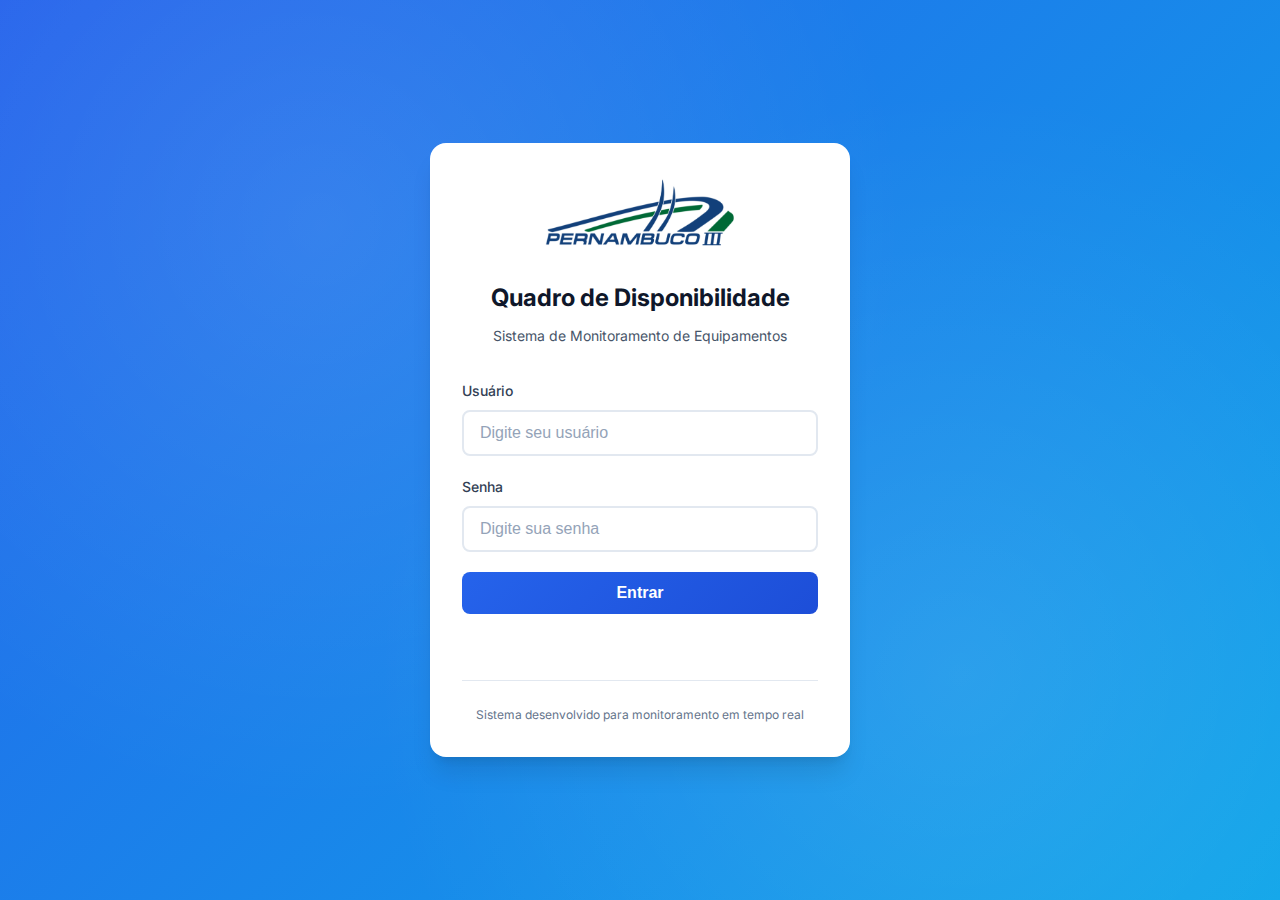
<file: index.html>
<!DOCTYPE html>
<html lang="pt-BR">
<head>
  <meta charset="UTF-8">
  <meta name="viewport" content="width=device-width, initial-scale=1">
  <title>Acesso - Quadro de Disponibilidade</title>
  <link rel="stylesheet" href="style.css">
  <link rel="preconnect" href="https://fonts.googleapis.com">
  <link rel="preconnect" href="https://fonts.gstatic.com" crossorigin>
  <link href="https://fonts.googleapis.com/css2?family=Inter:wght@300;400;500;600;700&display=swap" rel="stylesheet">
  <link rel="icon" type="image/png" href="favicon.png">
</head>
<body>
  <div class="login-container">
    <div class="login-card">
      <div class="logo-section">
        <img src="logomarca.png" alt="Logo Pernambuco III" class="logo">
        <h1 class="system-title">Quadro de Disponibilidade</h1>
        <p class="system-subtitle">Sistema de Monitoramento de Equipamentos</p>
      </div>
      
      <form class="login-form" id="loginForm">
        <div class="input-group">
          <label for="login" class="input-label">Usuário</label>
          <input type="text" id="login" class="input-field" placeholder="Digite seu usuário" required>
        </div>
        
        <div class="input-group">
          <label for="senha" class="input-label">Senha</label>
          <input type="password" id="senha" class="input-field" placeholder="Digite sua senha" required>
        </div>
        
        <button type="submit" class="login-button">
          <span class="button-text">Entrar</span>
          <div class="button-loader" style="display: none;"></div>
        </button>
        
        <div id="mensagem" class="error-message"></div>
      </form>
      
      <div class="login-footer">
        <p>Sistema desenvolvido para monitoramento em tempo real</p>
      </div>
    </div>
    
    <div class="background-pattern"></div>
  </div>

  <script>
    document.getElementById('loginForm').addEventListener('submit', function(e) {
      e.preventDefault();
      entrar();
    });

    function entrar() {
      const login = document.getElementById("login").value.toLowerCase().trim();
      const senha = document.getElementById("senha").value;
      const mensagem = document.getElementById("mensagem");
      const button = document.querySelector('.login-button');
      const buttonText = document.querySelector('.button-text');
      const buttonLoader = document.querySelector('.button-loader');
      
      // Limpar mensagem anterior
      mensagem.textContent = "";
      mensagem.className = "error-message";
      
      // Mostrar loading
      buttonText.style.display = 'none';
      buttonLoader.style.display = 'block';
      button.disabled = true;
      
      // Simular delay de autenticação
      setTimeout(() => {
        if (senha === "p3rnambuco3") {
          mensagem.textContent = "Login realizado com sucesso!";
          mensagem.className = "success-message";
          setTimeout(() => {
            window.location.href = "status.html";
          }, 1000);
        } else {
          mensagem.textContent = "Usuário ou senha inválidos.";
          mensagem.className = "error-message show";
          
          // Restaurar botão
          buttonText.style.display = 'block';
          buttonLoader.style.display = 'none';
          button.disabled = false;
        }
      }, 1500);
    }
  </script>
</body>
</html>
</file>
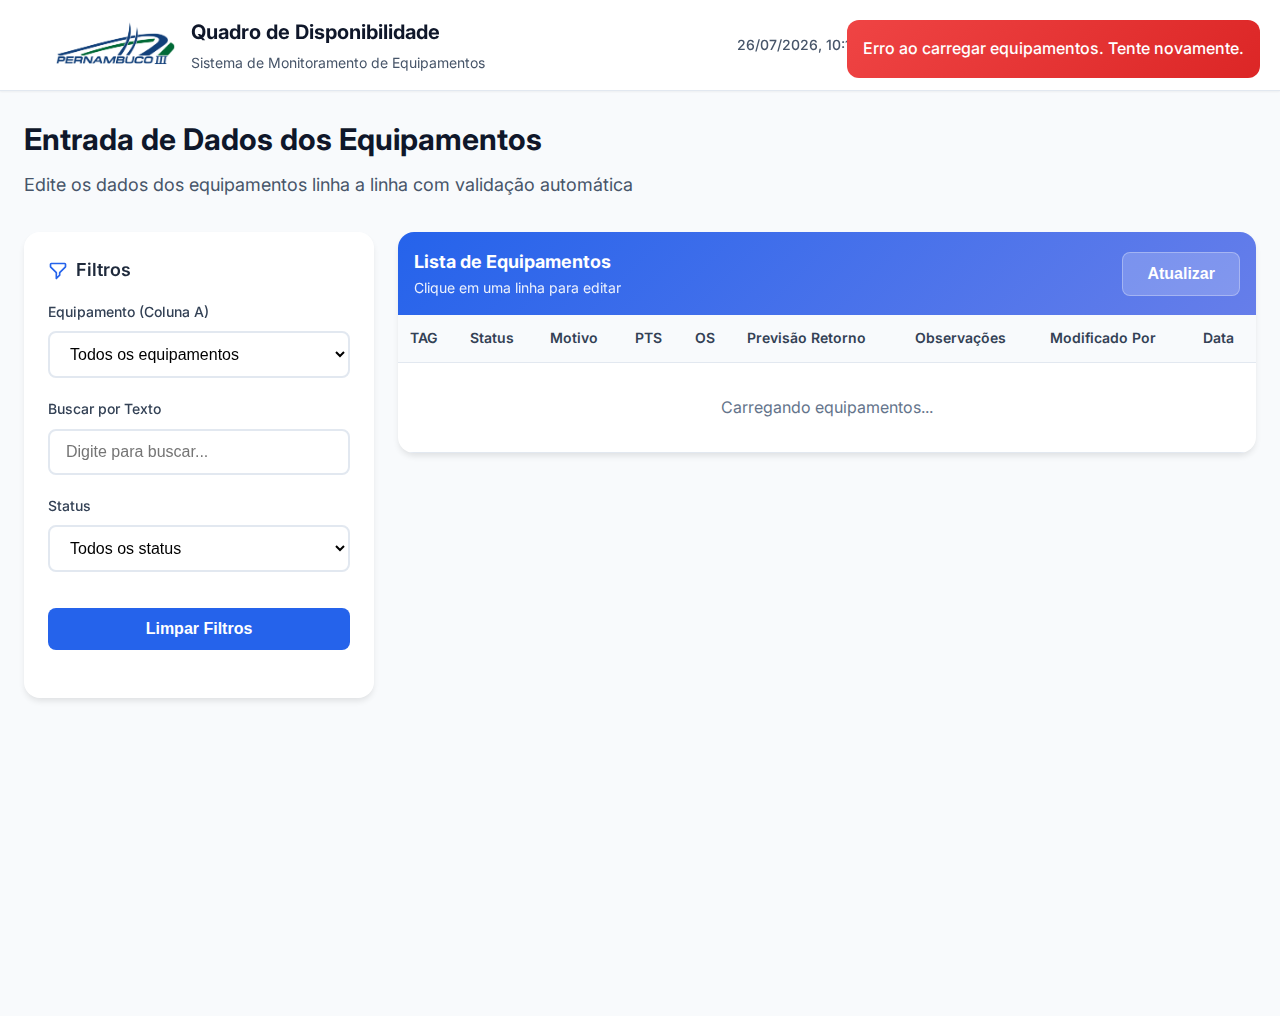
<file: entrada.html>
<!DOCTYPE html>
<html lang="pt-BR">
<head>
  <meta charset="UTF-8" />
  <meta name="viewport" content="width=device-width, initial-scale=1.0"/>
  <title>Entrada de Dados - Pernambuco III</title>
  <link rel="stylesheet" href="style.css">
  <link rel="preconnect" href="https://fonts.googleapis.com">
  <link rel="preconnect" href="https://fonts.gstatic.com" crossorigin>
  <link href="https://fonts.googleapis.com/css2?family=Inter:wght@300;400;500;600;700&display=swap" rel="stylesheet">
  <link rel="icon" type="image/png" href="favicon.png">
  <style>
    .entrada-container {
      max-width: 1400px;
      margin: 0 auto;
      padding: var(--spacing-6);
    }
    
    .entrada-grid {
      display: grid;
      grid-template-columns: 350px 1fr;
      gap: var(--spacing-6);
      height: calc(100vh - 140px);
    }
    
    .filtro-panel {
      background: white;
      border-radius: 16px;
      padding: var(--spacing-6);
      box-shadow: 0 4px 6px -1px rgba(0, 0, 0, 0.1);
      height: fit-content;
      position: sticky;
      top: var(--spacing-6);
    }
    
    .equipamentos-table-container {
      background: white;
      border-radius: 16px;
      box-shadow: 0 4px 6px -1px rgba(0, 0, 0, 0.1);
      overflow: hidden;
      height: fit-content;
    }
    
    .table-header {
      background: linear-gradient(135deg, var(--primary-color) 0%, #667eea 100%);
      color: white;
      padding: var(--spacing-4);
      display: flex;
      align-items: center;
      justify-content: space-between;
    }
    
    .equipamentos-table {
      width: 100%;
      border-collapse: collapse;
    }
    
    .equipamentos-table th,
    .equipamentos-table td {
      padding: var(--spacing-3);
      text-align: left;
      border-bottom: 1px solid var(--gray-200);
    }
    
    .equipamentos-table th {
      background: var(--gray-50);
      font-weight: 600;
      color: var(--gray-700);
      font-size: var(--font-size-sm);
    }
    
    .equipamentos-table tr:hover {
      background: var(--gray-50);
      cursor: pointer;
    }
    
    .equipamentos-table tr.selected {
      background: var(--primary-light);
      border-left: 4px solid var(--primary-color);
    }
    
    .status-badge {
      display: inline-flex;
      align-items: center;
      gap: var(--spacing-1);
      padding: var(--spacing-1) var(--spacing-2);
      border-radius: 6px;
      font-size: var(--font-size-xs);
      font-weight: 500;
    }
    
    .status-badge.ope {
      background: rgba(16, 185, 129, 0.1);
      color: #059669;
    }
    
    .status-badge.stby {
      background: rgba(245, 158, 11, 0.1);
      color: #d97706;
    }
    
    .status-badge.mnt {
      background: rgba(239, 68, 68, 0.1);
      color: #dc2626;
    }
    
    .status-indicator {
      width: 8px;
      height: 8px;
      border-radius: 50%;
    }
    
    .status-indicator.ope {
      background: #10b981;
      box-shadow: 0 0 6px rgba(16, 185, 129, 0.6);
    }
    
    .status-indicator.stby {
      background: #f59e0b;
      box-shadow: 0 0 6px rgba(245, 158, 11, 0.6);
    }
    
    .status-indicator.mnt {
      background: #ef4444;
      box-shadow: 0 0 6px rgba(239, 68, 68, 0.6);
    }
    
    .form-section {
      margin-bottom: var(--spacing-6);
    }
    
    .form-section-title {
      font-size: var(--font-size-lg);
      font-weight: 600;
      color: var(--gray-800);
      margin-bottom: var(--spacing-4);
      display: flex;
      align-items: center;
      gap: var(--spacing-2);
    }
    
    .form-section-icon {
      width: 20px;
      height: 20px;
      color: var(--primary-color);
    }
    
    .conditional-fields {
      background: var(--gray-50);
      border-radius: 12px;
      padding: var(--spacing-4);
      margin-top: var(--spacing-4);
      border-left: 4px solid var(--primary-color);
    }
    
    .conditional-fields.hidden {
      display: none;
    }
    
    .save-button {
      background: linear-gradient(135deg, var(--success-color) 0%, #059669 100%);
      color: white;
      border: none;
      padding: var(--spacing-3) var(--spacing-6);
      border-radius: 12px;
      font-weight: 600;
      cursor: pointer;
      transition: all 0.3s ease;
      display: flex;
      align-items: center;
      gap: var(--spacing-2);
      width: 100%;
      justify-content: center;
    }
    
    .save-button:hover {
      transform: translateY(-2px);
      box-shadow: 0 8px 25px rgba(16, 185, 129, 0.3);
    }
    
    .save-button:disabled {
      opacity: 0.6;
      cursor: not-allowed;
      transform: none;
    }
    
    .floating-message {
      position: fixed;
      top: 20px;
      right: 20px;
      padding: var(--spacing-4);
      border-radius: 12px;
      color: white;
      font-weight: 500;
      z-index: 1000;
      transform: translateX(400px);
      transition: transform 0.3s ease;
    }
    
    .floating-message.show {
      transform: translateX(0);
    }
    
    .floating-message.success {
      background: linear-gradient(135deg, var(--success-color) 0%, #059669 100%);
    }
    
    .floating-message.error {
      background: linear-gradient(135deg, var(--error-color) 0%, #dc2626 100%);
    }
    
    @media (max-width: 1024px) {
      .entrada-grid {
        grid-template-columns: 1fr;
        gap: var(--spacing-4);
      }
      
      .filtro-panel {
        position: static;
      }
    }
  </style>
</head>
<body>
  <header class="main-header">
    <div class="header-content">
      <div class="header-left">
        <img src="logomarca.png" alt="Logo Pernambuco III" class="header-logo">
        <div>
          <div class="header-title">Quadro de Disponibilidade</div>
          <div class="header-subtitle">Sistema de Monitoramento de Equipamentos</div>
        </div>
      </div>
      <div class="header-right">
        <div class="header-time" id="relogio"></div>
        <nav class="header-nav">
          <a href="status.html" class="nav-button">Ver Status</a>
          <a href="entrada.html" class="nav-button primary">Entrada de Dados</a>
          <a href="index.html" class="nav-button danger">Sair</a>
        </nav>
      </div>
    </div>
  </header>

  <div class="entrada-container">
    <div class="page-title">Entrada de Dados dos Equipamentos</div>
    <div class="page-description">Edite os dados dos equipamentos linha a linha com validação automática</div>
    
    <div class="entrada-grid">
      <!-- Painel de Filtros e Formulário -->
      <div class="filtro-panel">
        <div class="form-section">
          <div class="form-section-title">
            <svg class="form-section-icon" fill="none" stroke="currentColor" viewBox="0 0 24 24">
              <path stroke-linecap="round" stroke-linejoin="round" stroke-width="2" d="M3 4a1 1 0 011-1h16a1 1 0 011 1v2.586a1 1 0 01-.293.707l-6.414 6.414a1 1 0 00-.293.707V17l-4 4v-6.586a1 1 0 00-.293-.707L3.293 7.293A1 1 0 013 6.586V4z"></path>
            </svg>
            Filtros
          </div>
          
          <div class="form-group">
            <label class="form-label" for="filtro-equipamento">Equipamento (Coluna A)</label>
            <select id="filtro-equipamento" class="form-select">
              <option value="">Todos os equipamentos</option>
            </select>
          </div>
          
          <div class="form-group">
            <label class="form-label" for="filtro-busca-texto">Buscar por Texto</label>
            <input type="text" id="filtro-busca-texto" class="form-input" placeholder="Digite para buscar...">
          </div>
          
          <div class="form-group">
            <label class="form-label" for="filtro-status-busca">Status</label>
            <select id="filtro-status-busca" class="form-select">
              <option value="">Todos os status</option>
              <option value="OPE">🟢 Em Operação</option>
              <option value="ST-BY">🟡 Stand-by</option>
              <option value="MNT">🔴 Em Manutenção</option>
            </select>
          </div>
          
          <button onclick="limparFiltros()" class="form-button" style="width: 100%; margin-top: var(--spacing-4);">
            Limpar Filtros
          </button>
        </div>

        <!-- Formulário de Edição -->
        <div id="form-edicao" class="form-section" style="display: none;">
          <div class="form-section-title">
            <svg class="form-section-icon" fill="none" stroke="currentColor" viewBox="0 0 24 24">
              <path stroke-linecap="round" stroke-linejoin="round" stroke-width="2" d="M11 5H6a2 2 0 00-2 2v11a2 2 0 002 2h11a2 2 0 002-2v-5m-1.414-9.414a2 2 0 112.828 2.828L11.828 15H9v-2.828l8.586-8.586z"></path>
            </svg>
            Editar Equipamento
          </div>
          
          <div class="form-group">
            <label class="form-label">Equipamento Selecionado</label>
            <input type="text" id="equipamento-selecionado" class="form-input" readonly>
          </div>
          
          <div class="form-group">
            <label class="form-label" for="status-edicao">Status (Coluna B)</label>
            <select id="status-edicao" class="form-select" onchange="atualizarCamposCondicionais()">
              <option value="">Selecione o status</option>
              <option value="ST-BY">ST-BY (Stand-by)</option>
              <option value="MNT">MNT (Manutenção)</option>
              <option value="OPE">OPE (Operação)</option>
            </select>
          </div>

          <!-- Campos condicionais para ST-BY -->
          <div id="campos-stby" class="conditional-fields hidden">
            <div class="form-group">
              <label class="form-label" for="motivo-stby">Motivo (Coluna C)</label>
              <select id="motivo-stby" class="form-select">
                <option value="">Selecione o motivo</option>
                <option value="Conveniência operacional">Conveniência operacional</option>
                <option value="Conveniência do sistema">Conveniência do sistema</option>
              </select>
            </div>
            <div class="form-group">
              <label class="form-label" for="observacoes-stby">Observações (Coluna H)</label>
              <textarea id="observacoes-stby" class="form-textarea" rows="3" maxlength="100"></textarea>
            </div>
            <div class="form-group">
              <label class="form-label" for="modificado-por-stby">Modificado Por (Coluna I)</label>
              <input type="text" id="modificado-por-stby" class="form-input">
            </div>
            <div class="form-group">
              <label class="form-label" for="data-stby">Data e Hora (Coluna J)</label>
              <input type="datetime-local" id="data-stby" class="form-input">
            </div>
          </div>

          <!-- Campos condicionais para MNT -->
          <div id="campos-mnt" class="conditional-fields hidden">
            <div class="form-group">
              <label class="form-label" for="motivo-mnt">Motivo (Coluna C)</label>
              <select id="motivo-mnt" class="form-select">
                <option value="">Selecione o motivo</option>
                <option value="Manutenção corretiva">Manutenção corretiva</option>
                <option value="Manutenção preventiva">Manutenção preventiva</option>
                <option value="Manutenção preditiva do sistema">Manutenção preditiva do sistema</option>
              </select>
            </div>
            <div class="form-group">
              <label class="form-label" for="pts-mnt">PTS (Coluna D)</label>
              <input type="text" id="pts-mnt" class="form-input">
            </div>
            <div class="form-group">
              <label class="form-label" for="os-mnt">OS (Coluna E)</label>
              <input type="text" id="os-mnt" class="form-input">
            </div>
            <div class="form-group">
              <label class="form-label" for="previsao-retorno-mnt">Previsão de Retorno (Coluna F)</label>
              <input type="datetime-local" id="previsao-retorno-mnt" class="form-input">
            </div>
            <div class="form-group">
              <label class="form-label" for="observacoes-mnt">Observações (Coluna H)</label>
              <textarea id="observacoes-mnt" class="form-textarea" rows="3" maxlength="100"></textarea>
            </div>
            <div class="form-group">
              <label class="form-label" for="modificado-por-mnt">Modificado Por (Coluna I)</label>
              <input type="text" id="modificado-por-mnt" class="form-input">
            </div>
            <div class="form-group">
              <label class="form-label" for="data-mnt">Data e Hora (Coluna J)</label>
              <input type="datetime-local" id="data-mnt" class="form-input">
            </div>
          </div>

          <!-- Campos condicionais para OPE -->
          <div id="campos-ope" class="conditional-fields hidden">
            <div class="form-group">
              <label class="form-label" for="modificado-por-ope">Modificado Por (Coluna I)</label>
              <input type="text" id="modificado-por-ope" class="form-input">
            </div>
            <div class="form-group">
              <label class="form-label" for="data-ope">Data e Hora (Coluna J)</label>
              <input type="datetime-local" id="data-ope" class="form-input">
            </div>
          </div>

          <button onclick="salvarEquipamento()" class="save-button" id="btn-salvar">
            <svg width="16" height="16" fill="none" stroke="currentColor" viewBox="0 0 24 24">
              <path stroke-linecap="round" stroke-linejoin="round" stroke-width="2" d="M5 13l4 4L19 7"></path>
            </svg>
            <span id="btn-texto">Salvar Alterações</span>
            <div id="btn-loader" class="loading-spinner" style="display: none;"></div>
          </button>
        </div>
      </div>

      <!-- Tabela de Equipamentos -->
      <div class="equipamentos-table-container">
        <div class="table-header">
          <div>
            <h3 style="margin: 0; font-size: var(--font-size-lg);">Lista de Equipamentos</h3>
            <p style="margin: 0; opacity: 0.9; font-size: var(--font-size-sm);">Clique em uma linha para editar</p>
          </div>
          <button onclick="carregarEquipamentos()" class="form-button" style="background: rgba(255,255,255,0.2); border: 1px solid rgba(255,255,255,0.3);">
            <span id="refresh-text">Atualizar</span>
            <div id="refresh-loader" class="loading-spinner" style="display: none;"></div>
          </button>
        </div>
        
        <div style="overflow-x: auto; max-height: 600px; overflow-y: auto;">
          <table class="equipamentos-table">
            <thead>
              <tr>
                <th>TAG</th>
                <th>Status</th>
                <th>Motivo</th>
                <th>PTS</th>
                <th>OS</th>
                <th>Previsão Retorno</th>
                <th>Observações</th>
                <th>Modificado Por</th>
                <th>Data</th>
              </tr>
            </thead>
            <tbody id="equipamentos-tbody">
              <tr>
                <td colspan="9" style="text-align: center; padding: var(--spacing-8); color: var(--gray-500);">
                  Carregando equipamentos...
                </td>
              </tr>
            </tbody>
          </table>
        </div>
      </div>
    </div>
  </div>

  <!-- Mensagem flutuante -->
  <div id="floating-message" class="floating-message"></div>

  <script>
    // Endpoint do Google Apps Script
    const endpoint = "https://still-forest-df4f.oem-pe3.workers.dev/";
    
    let equipamentosData = [];
    let equipamentosFiltrados = [];
    let equipamentoSelecionado = null;

    // Inicialização
    document.addEventListener("DOMContentLoaded", function() {
      carregarEquipamentos();
      atualizarRelogio();
      setInterval(atualizarRelogio, 1000);
      
      // Event listeners para filtros
      document.getElementById("filtro-equipamento").addEventListener("change", aplicarFiltros);
      document.getElementById("filtro-status-busca").addEventListener("change", aplicarFiltros);
      document.getElementById("filtro-busca-texto").addEventListener("input", aplicarFiltros);
    });

    // Atualizar relógio
    function atualizarRelogio() {
      const agora = new Date();
      const relogio = document.getElementById("relogio");
      relogio.textContent = agora.toLocaleString("pt-BR");
    }

    // Carregar equipamentos do Google Sheets
    function carregarEquipamentos() {
      const refreshText = document.getElementById("refresh-text");
      const refreshLoader = document.getElementById("refresh-loader");
      
      if (refreshText && refreshLoader) {
        refreshText.style.display = "none";
        refreshLoader.style.display = "inline-block";
      }
      
      fetch(endpoint)
        .then(response => response.json())
        .then(data => {
          equipamentosData = data.data || [];
          preencherFiltroEquipamentos();
          aplicarFiltros();
          mostrarMensagem("Equipamentos carregados com sucesso!", "success");
        })
        .catch(error => {
          console.error("Erro ao carregar equipamentos:", error);
          mostrarMensagem("Erro ao carregar equipamentos. Tente novamente.", "error");
        })
        .finally(() => {
          if (refreshText && refreshLoader) {
            refreshText.style.display = "inline";
            refreshLoader.style.display = "none";
          }
        });
    }

    // Preencher filtro de equipamentos
    function preencherFiltroEquipamentos() {
      const select = document.getElementById("filtro-equipamento");
      select.innerHTML = "<option value=\"\">Todos os equipamentos</option>";
      
      const tags = [...new Set(equipamentosData.map(e => e.TAG).filter(tag => tag))].sort();
      tags.forEach(tag => {
        const option = document.createElement("option");
        option.value = tag;
        option.textContent = tag;
        select.appendChild(option);
      });
    }

    // Aplicar filtros
    function aplicarFiltros() {
      const filtroEquipamento = document.getElementById("filtro-equipamento").value;
      const filtroStatus = document.getElementById("filtro-status-busca").value;
      const filtroBuscaTexto = document.getElementById("filtro-busca-texto").value.toLowerCase();
      
      equipamentosFiltrados = equipamentosData.filter(equip => {
        const matchEquipamento = !filtroEquipamento || equip.TAG === filtroEquipamento;
        const matchStatus = !filtroStatus || equip.STATUS === filtroStatus;
        const matchBuscaTexto = !filtroBuscaTexto || 
          (equip.TAG && equip.TAG.toLowerCase().includes(filtroBuscaTexto)) ||
          (equip.NOME && equip.NOME.toLowerCase().includes(filtroBuscaTexto)) ||
          (equip.MOTIVO && equip.MOTIVO.toLowerCase().includes(filtroBuscaTexto)) ||
          (equip.OBSERVACOES && equip.OBSERVACOES.toLowerCase().includes(filtroBuscaTexto));

        return matchEquipamento && matchStatus && matchBuscaTexto;
      });
      
      renderizarTabela();
    }

    // Limpar filtros
    function limparFiltros() {
      document.getElementById("filtro-equipamento").value = "";
      document.getElementById("filtro-status-busca").value = "";
      document.getElementById("filtro-busca-texto").value = "";
      aplicarFiltros();
    }

    // Renderizar tabela
    function renderizarTabela() {
      const tbody = document.getElementById("equipamentos-tbody");
      
      if (equipamentosFiltrados.length === 0) {
        tbody.innerHTML = `
          <tr>
            <td colspan="8" style="text-align: center; padding: var(--spacing-8); color: var(--gray-500);">
              Nenhum equipamento encontrado com os filtros aplicados.
            </td>
          </tr>
        `;
        return;
      }
      
      tbody.innerHTML = equipamentosFiltrados.map((equip, index) => `
        <tr onclick="selecionarEquipamento('${equip.TAG}')" data-tag="${equip.TAG}">
          <td><strong>${equip.TAG || "N/A"}</strong></td>
          <td>
            <span class="status-badge ${getStatusClass(equip.STATUS)}">
              <span class="status-indicator ${getStatusClass(equip.STATUS)}"></span>
              ${equip.STATUS || "N/A"}
            </span>
          </td>
          <td>${equip.MOTIVO || "-"}</td>
          <td>${equip.PTS || "-"}</td>
          <td>${equip.OS || "-"}</td>
          <td>${equip.OBSERVACOES ? (equip.OBSERVACOES.length > 30 ? equip.OBSERVACOES.substring(0, 30) + "..." : equip.OBSERVACOES) : "-"}</td>
          <td>${equip.MODIFICADO_POR || "-"}</td>
          <td>${equip.DATA ? new Date(equip.DATA).toLocaleString("pt-BR") : "-"}</td>
        </tr>
      `).join("");
    }

    // Obter classe CSS do status
    function getStatusClass(status) {
      switch(status) {
        case "OPE": return "ope";
        case "ST-BY": return "stby";
        case "MNT": return "mnt";
        default: return "";
      }
    }

    // Selecionar equipamento para edição
    function selecionarEquipamento(tag) {
      // Remover seleção anterior
      document.querySelectorAll(".equipamentos-table tr").forEach(tr => {
        tr.classList.remove("selected");
      });
      
      // Adicionar seleção atual
      const row = document.querySelector(`tr[data-tag="${tag}"]`);
      if (row) {
        row.classList.add("selected");
      }
      
      // Encontrar equipamento
      equipamentoSelecionado = equipamentosData.find(e => e.TAG === tag);
      if (!equipamentoSelecionado) return;
      
      // Mostrar formulário de edição
      document.getElementById("form-edicao").style.display = "block";
      
      // Preencher campos
      document.getElementById("equipamento-selecionado").value = equipamentoSelecionado.TAG || "";
      document.getElementById("status-edicao").value = equipamentoSelecionado.STATUS || "";
      
      // Preencher campos condicionais baseado no status atual
      preencherCamposCondicionais();
      atualizarCamposCondicionais();
    }

    // Preencher campos condicionais com dados existentes
    function preencherCamposCondicionais() {
      if (!equipamentoSelecionado) return;
      
      const status = equipamentoSelecionado.STATUS;
      
      if (status === "ST-BY") {
        document.getElementById("motivo-stby").value = equipamentoSelecionado.MOTIVO || "";
        document.getElementById("observacoes-stby").value = equipamentoSelecionado.OBSERVACOES || "";
        document.getElementById("modificado-por-stby").value = equipamentoSelecionado.MODIFICADO_POR || "";
        document.getElementById("data-stby").value = equipamentoSelecionado.DATA ? new Date(equipamentoSelecionado.DATA).toISOString().slice(0,16) : "";
      } else if (status === "MNT") {
        document.getElementById("motivo-mnt").value = equipamentoSelecionado.MOTIVO || "";
        document.getElementById("pts-mnt").value = equipamentoSelecionado.PTS || "";
        document.getElementById("os-mnt").value = equipamentoSelecionado.OS || "";
        document.getElementById("observacoes-mnt").value = equipamentoSelecionado.OBSERVACOES || "";
        document.getElementById("modificado-por-mnt").value = equipamentoSelecionado.MODIFICADO_POR || "";
        document.getElementById("data-mnt").value = equipamentoSelecionado.DATA ? new Date(equipamentoSelecionado.DATA).toISOString().slice(0,16) : "";
      } else if (status === "OPE") {
        document.getElementById("modificado-por-ope").value = equipamentoSelecionado.MODIFICADO_POR || "";
        document.getElementById("data-ope").value = equipamentoSelecionado.DATA ? new Date(equipamentoSelecionado.DATA).toISOString().slice(0,16) : "";
      }
    }

    // Atualizar campos condicionais baseado no status selecionado
    function atualizarCamposCondicionais() {
      const status = document.getElementById("status-edicao").value;
      
      // Esconder todos os campos condicionais
      document.getElementById("campos-stby").classList.add("hidden");
      document.getElementById("campos-mnt").classList.add("hidden");
      document.getElementById("campos-ope").classList.add("hidden");
      
      // Mostrar campos baseado no status
      if (status === "ST-BY") {
        document.getElementById("campos-stby").classList.remove("hidden");
        // Definir data/hora atual se não preenchida
        if (!document.getElementById("data-stby").value) {
          document.getElementById("data-stby").value = new Date().toISOString().slice(0,16);
        }
      } else if (status === "MNT") {
        document.getElementById("campos-mnt").classList.remove("hidden");
        // Definir data/hora atual se não preenchida
        if (!document.getElementById("data-mnt").value) {
          document.getElementById("data-mnt").value = new Date().toISOString().slice(0,16);
        }
      } else if (status === "OPE") {
        document.getElementById("campos-ope").classList.remove("hidden");
        // Definir data/hora atual se não preenchida
        if (!document.getElementById("data-ope").value) {
          document.getElementById("data-ope").value = new Date().toISOString().slice(0,16);
        }
      }
    }

    // Salvar equipamento
    async function salvarEquipamento() {
      if (!equipamentoSelecionado) {
        mostrarMensagem("Nenhum equipamento selecionado.", "error");
        return;
      }
      
      const status = document.getElementById("status-edicao").value;
      if (!status) {
        mostrarMensagem("Por favor, selecione um status.", "error");
        return;
      }
      
      const btnSalvar = document.getElementById("btn-salvar");
      const btnTexto = document.getElementById("btn-texto");
      const btnLoader = document.getElementById("btn-loader");
      
      // Mostrar loading
      btnTexto.style.display = "none";
      btnLoader.style.display = "inline-block";
      btnSalvar.disabled = true;
      
      try {
        // Preparar dados baseado no status
        const dados = {
          type: "update_row",
          TAG: equipamentoSelecionado.TAG,
          STATUS: status,
          MOTIVO: "",
          PTS: "",
          OS: "",
          RETORNO: "",
          CADEADO: "",
          OBSERVACOES: "",
          MODIFICADO_POR: "",
          DATA: new Date().toISOString()
        };
        
        // Preencher campos específicos baseado no status
        if (status === "ST-BY") {
          dados.MOTIVO = document.getElementById("motivo-stby").value || "";
          dados.OBSERVACOES = document.getElementById("observacoes-stby").value || "";
          dados.MODIFICADO_POR = document.getElementById("modificado-por-stby").value || "";
          dados.DATA = document.getElementById("data-stby").value ? new Date(document.getElementById("data-stby").value).toISOString() : new Date().toISOString();
          // Zerar campos não utilizados
          dados.PTS = "";
          dados.OS = "";
        } else if (status === "MNT") {
          dados.MOTIVO = document.getElementById("motivo-mnt").value || "";
          dados.PTS = document.getElementById("pts-mnt").value || "";
          dados.OS = document.getElementById("os-mnt").value || "";
          dados.OBSERVACOES = document.getElementById("observacoes-mnt").value || "";
          dados.MODIFICADO_POR = document.getElementById("modificado-por-mnt").value || "";
          dados.DATA = document.getElementById("data-mnt").value ? new Date(document.getElementById("data-mnt").value).toISOString() : new Date().toISOString();
        } else if (status === "OPE") {
          dados.MODIFICADO_POR = document.getElementById("modificado-por-ope").value || "";
          dados.DATA = document.getElementById("data-ope").value ? new Date(document.getElementById("data-ope").value).toISOString() : new Date().toISOString();
          // Zerar campos não utilizados
          dados.MOTIVO = "";
          dados.PTS = "";
          dados.OS = "";
          dados.OBSERVACOES = "";
        }
        
        // Enviar para Google Sheets
        const response = await fetch(endpoint, {
          method: "POST",
          headers: {
            "Content-Type": "application/json",
          },
          body: JSON.stringify(dados)
        });
        
        if (!response.ok) {
          throw new Error(`HTTP error! status: ${response.status}`);
        }
        
        const result = await response.json();
        if (result.success) {
          mostrarMensagem("Equipamento atualizado com sucesso!", "success");
          
          // Recarregar dados
          await carregarEquipamentos();
          
          // Manter seleção
          setTimeout(() => {
            selecionarEquipamento(equipamentoSelecionado.TAG);
          }, 500);
        } else {
          mostrarMensagem(`Erro ao atualizar equipamento: ${result.error || "Erro desconhecido"}`, "error");
        }
        
      } catch (error) {
        console.error("Erro:", error);
        mostrarMensagem("Erro ao atualizar equipamento. Tente novamente.", "error");
      } finally {
        // Restaurar botão
        btnTexto.style.display = "inline";
        btnLoader.style.display = "none";
        btnSalvar.disabled = false;
      }
    }

    // Mostrar mensagem flutuante
    function mostrarMensagem(texto, tipo) {
      const mensagem = document.getElementById("floating-message");
      mensagem.textContent = texto;
      mensagem.className = `floating-message ${tipo}`;
      mensagem.classList.add("show");
      
      setTimeout(() => {
        mensagem.classList.remove("show");
      }, 4000);
    }
  </script>
</body>
</html>
</file>
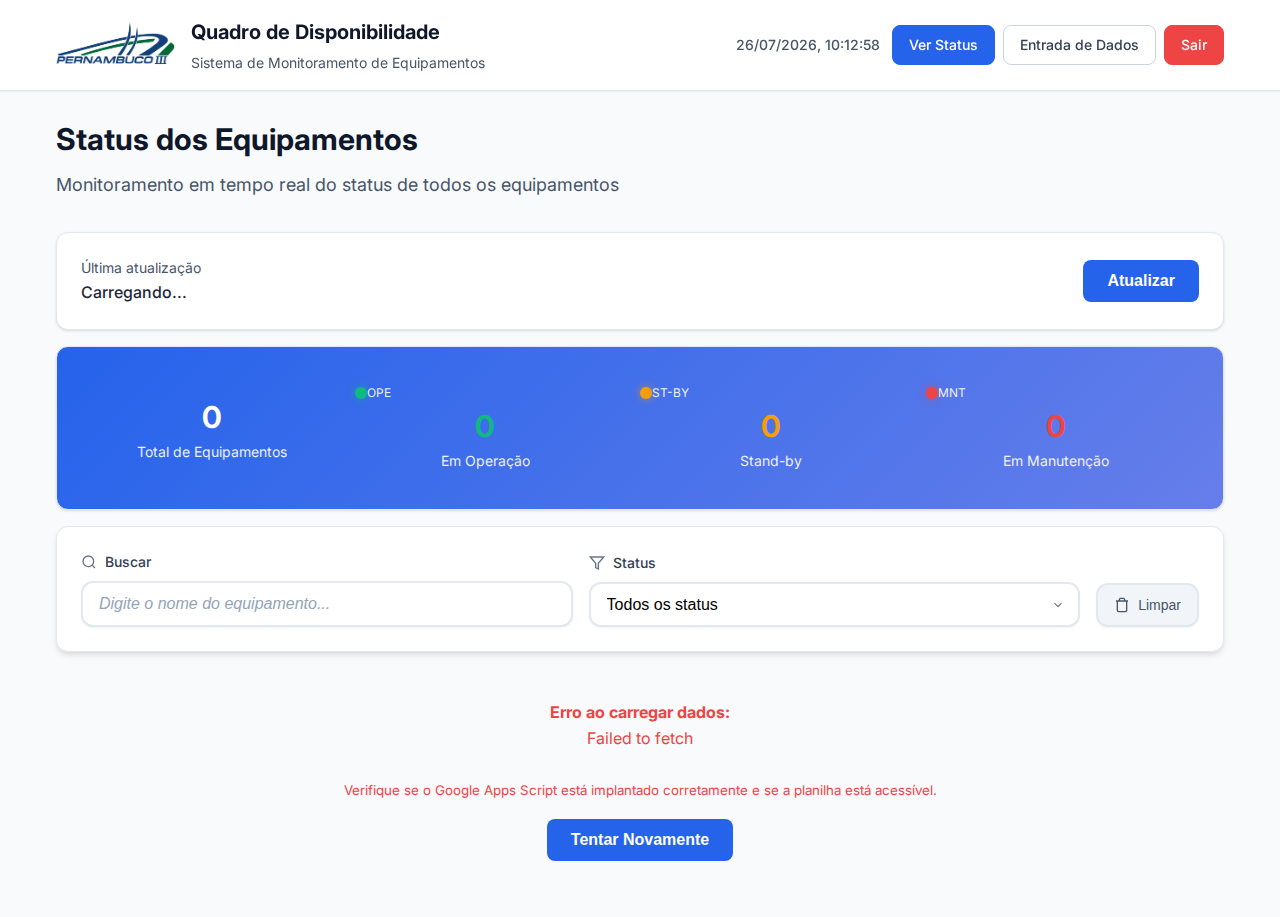
<file: status.html>
<!DOCTYPE html>
<html lang="pt-BR">
<head>
  <meta charset="UTF-8" />
  <meta name="viewport" content="width=device-width, initial-scale=1.0"/>
  <title>Status - Pernambuco III</title>
  <link rel="stylesheet" href="style.css">
  <link rel="preconnect" href="https://fonts.googleapis.com">
  <link rel="preconnect" href="https://fonts.gstatic.com" crossorigin>
  <link href="https://fonts.googleapis.com/css2?family=Inter:wght@300;400;500;600;700&display=swap" rel="stylesheet">
  <link rel="icon" type="image/png" href="favicon.png">
</head>
<body>
  <header class="main-header">
    <div class="header-content">
      <div class="header-left">
        <img src="logomarca.png" alt="Logo Pernambuco III" class="header-logo">
        <div>
          <div class="header-title">Quadro de Disponibilidade</div>
          <div class="header-subtitle">Sistema de Monitoramento de Equipamentos</div>
        </div>
      </div>
      <div class="header-right">
        <div class="header-time" id="relogio"></div>
        <nav class="header-nav">
          <a href="status.html" class="nav-button primary">Ver Status</a>
          <a href="entrada.html" class="nav-button">Entrada de Dados</a>
          <a href="index.html" class="nav-button danger">Sair</a>
        </nav>
      </div>
    </div>
  </header>

  <div class="main-container">
    <div class="page-title">Status dos Equipamentos</div>
    <div class="page-description">Monitoramento em tempo real do status de todos os equipamentos</div>
    
    <div class="card mb-4">
      <div class="card-content">
        <div class="flex items-center justify-between">
          <div>
            <div class="text-sm" style="color: var(--gray-600);">Última atualização</div>
            <div id="ultima-atualizacao" class="font-medium">Carregando...</div>
          </div>
          <button onclick="carregarEquipamentos()" class="form-button">
            <span id="refresh-text">Atualizar</span>
            <div id="refresh-loader" class="loading-spinner" style="display: none;"></div>
          </button>
        </div>
      </div>
    </div>

    <div class="card mb-4" style="border-radius: 12px; background: linear-gradient(135deg, var(--primary-color) 0%, #667eea 100%); color: white;">
      <div class="card-content">
        <div class="flex items-center gap-6">
          <div class="text-center" style="flex: 1;">
            <div id="total-equipamentos" class="text-3xl font-bold" style="color: white;">0</div>
            <div class="text-sm opacity-90">Total de Equipamentos</div>
          </div>
          <div class="text-center status-filter-card" style="flex: 1; cursor: pointer; padding: 12px; border-radius: 8px; transition: all 0.3s ease;" onclick="filtrarPorStatus('OPE')" onmouseover="this.style.backgroundColor='rgba(255,255,255,0.1)'" onmouseout="this.style.backgroundColor='transparent'">
            <div class="flex items-center justify-center gap-2 mb-2">
              <div style="width: 12px; height: 12px; background-color: #10b981; border-radius: 50%; box-shadow: 0 0 8px rgba(16, 185, 129, 0.6);"></div>
              <span style="font-size: 0.75rem; opacity: 0.9;">OPE</span>
            </div>
            <div id="total-operacao" class="text-3xl font-bold" style="color: #10b981;">0</div>
            <div class="text-sm opacity-90">Em Operação</div>
          </div>
          <div class="text-center status-filter-card" style="flex: 1; cursor: pointer; padding: 12px; border-radius: 8px; transition: all 0.3s ease;" onclick="filtrarPorStatus('ST-BY')" onmouseover="this.style.backgroundColor='rgba(255,255,255,0.1)'" onmouseout="this.style.backgroundColor='transparent'">
            <div class="flex items-center justify-center gap-2 mb-2">
              <div style="width: 12px; height: 12px; background-color: #f59e0b; border-radius: 50%; box-shadow: 0 0 8px rgba(245, 158, 11, 0.6);"></div>
              <span style="font-size: 0.75rem; opacity: 0.9;">ST-BY</span>
            </div>
            <div id="total-standby" class="text-3xl font-bold" style="color: #f59e0b;">0</div>
            <div class="text-sm opacity-90">Stand-by</div>
          </div>
          <div class="text-center status-filter-card" style="flex: 1; cursor: pointer; padding: 12px; border-radius: 8px; transition: all 0.3s ease;" onclick="filtrarPorStatus('MNT')" onmouseover="this.style.backgroundColor='rgba(255,255,255,0.1)'" onmouseout="this.style.backgroundColor='transparent'">
            <div class="flex items-center justify-center gap-2 mb-2">
              <div style="width: 12px; height: 12px; background-color: #ef4444; border-radius: 50%; box-shadow: 0 0 8px rgba(239, 68, 68, 0.6);"></div>
              <span style="font-size: 0.75rem; opacity: 0.9;">MNT</span>
            </div>
            <div id="total-manutencao" class="text-3xl font-bold" style="color: #ef4444;">0</div>
            <div class="text-sm opacity-90">Em Manutenção</div>
          </div>
        </div>
      </div>
    </div>

    <div class="card mb-4" style="border-radius: 12px; box-shadow: 0 4px 6px -1px rgba(0, 0, 0, 0.1), 0 2px 4px -1px rgba(0, 0, 0, 0.06);">
      <div class="card-content">
        <div class="modern-filters">
          <div class="filter-group">
            <div class="filter-label">
              <svg width="16" height="16" viewBox="0 0 24 24" fill="none" stroke="currentColor" stroke-width="2">
                <circle cx="11" cy="11" r="8"></circle>
                <path d="m21 21-4.35-4.35"></path>
              </svg>
              Buscar
            </div>
            <input type="text" id="filtro-busca" class="modern-input" placeholder="Digite o nome do equipamento...">
          </div>
          
          <div class="filter-group">
            <div class="filter-label">
              <svg width="16" height="16" viewBox="0 0 24 24" fill="none" stroke="currentColor" stroke-width="2">
                <polygon points="22,3 2,3 10,12.46 10,19 14,21 14,12.46"></polygon>
              </svg>
              Status
            </div>
            <select id="filtro-status" class="modern-select">
              <option value="">Todos os status</option>
              <option value="OPE">🟢 Em Operação</option>
              <option value="ST-BY">🟡 Stand-by</option>
              <option value="MNT">🔴 Em Manutenção</option>
            </select>
          </div>

          <div class="filter-actions">
            <button onclick="limparFiltros()" class="filter-clear-btn">
              <svg width="16" height="16" viewBox="0 0 24 24" fill="none" stroke="currentColor" stroke-width="2">
                <path d="M3 6h18"></path>
                <path d="M19 6v14c0 1-1 2-2 2H7c-1 0-2-1-2-2V6"></path>
                <path d="M8 6V4c0-1 1-2 2-2h4c1 0 2 1 2 2v2"></path>
              </svg>
              Limpar
            </button>
          </div>
        </div>
      </div>
    </div>
    
    <div id="loading-container" class="text-center" style="padding: var(--spacing-8);">
      <div class="loading-spinner" style="margin: 0 auto var(--spacing-4);"></div>
      <div style="color: var(--gray-600);">Carregando equipamentos...</div>
    </div>
    
    <div class="equipamentos-grid" id="equipamentos-container" style="display: none;"></div>
    
    <div id="no-results" class="text-center" style="padding: var(--spacing-8); display: none;">
      <div style="color: var(--gray-500);">Nenhum equipamento encontrado com os filtros aplicados.</div>
    </div>
  </div>

  <script>
    // Endpoint do Google Apps Script
    const endpoint = "https://script.google.com/macros/s/AKfycbwxRfwglhDAZlyxxkIYO3nYcUOHOduPc8Tu7HziXtnYBkEbrE-PwvmakwHAzKsNxcbe_w/exec";
    
    let equipamentosData = [];
    let equipamentosFiltrados = [];

    // Inicialização
    document.addEventListener("DOMContentLoaded", function() {
      carregarEquipamentos();
      atualizarRelogio();
      setInterval(atualizarRelogio, 1000);
      setInterval(carregarEquipamentos, 30000); // Atualiza a cada 30 segundos
      
      // Event listeners para filtros
      document.getElementById("filtro-busca").addEventListener("input", aplicarFiltros);
      document.getElementById("filtro-status").addEventListener("change", aplicarFiltros);
    });

    // Atualizar relógio
    function atualizarRelogio() {
      const agora = new Date();
      const relogio = document.getElementById("relogio");
      relogio.textContent = agora.toLocaleString("pt-BR");
    }

    // Carregar equipamentos do Google Sheets
    function carregarEquipamentos() {
      const refreshText = document.getElementById("refresh-text");
      const refreshLoader = document.getElementById("refresh-loader");
      const refreshButton = document.querySelector("button[onclick=\"carregarEquipamentos()\"]");
      
      // Mostrar loading no botão
      if (refreshText && refreshLoader) {
        refreshText.style.display = "none";
        refreshLoader.style.display = "inline-block";
        refreshButton.disabled = true;
      }
      
      fetch(endpoint)
        .then(response => {
          if (!response.ok) {
            throw new Error(`HTTP error! status: ${response.status}`);
          }
          return response.json();
        })
        .then(data => {
          if (data.error) {
            throw new Error(data.error);
          }
          
          equipamentosData = data.data || [];
          aplicarFiltros();
          atualizarEstatisticas();
          atualizarUltimaAtualizacao();
          
          // Esconder loading e mostrar conteúdo
          document.getElementById("loading-container").style.display = "none";
          document.getElementById("equipamentos-container").style.display = "grid";
        })
        .catch(error => {
          console.error("Erro ao carregar equipamentos:", error);
          document.getElementById("loading-container").innerHTML = `
            <div style="color: var(--error-color); margin-bottom: var(--spacing-4);">
              <strong>Erro ao carregar dados:</strong><br>
              ${error.message}<br><br>
              <small>Verifique se o Google Apps Script está implantado corretamente e se a planilha está acessível.</small>
            </div>
            <button onclick="carregarEquipamentos()" class="form-button">Tentar Novamente</button>
          `;
        })
        .finally(() => {
          // Restaurar botão
          if (refreshText && refreshLoader) {
            refreshText.style.display = "inline";
            refreshLoader.style.display = "none";
            refreshButton.disabled = false;
          }
        });
    }

    // Aplicar filtros
    function aplicarFiltros() {
      const busca = document.getElementById("filtro-busca").value.toLowerCase();
      const statusFiltro = document.getElementById("filtro-status").value;
      
      equipamentosFiltrados = equipamentosData.filter(equip => {
        const matchBusca = !busca || 
          (equip.TAG && equip.TAG.toLowerCase().includes(busca)) ||
          (equip.NOME && equip.NOME.toLowerCase().includes(busca));
        
        const matchStatus = !statusFiltro || equip.STATUS === statusFiltro;
        
        return matchBusca && matchStatus;
      });
      
      renderizarEquipamentos();
    }

    // Limpar filtros
    function limparFiltros() {
      document.getElementById("filtro-busca").value = "";
      document.getElementById("filtro-status").value = "";
      aplicarFiltros();
    }

    // Renderizar equipamentos
    function renderizarEquipamentos() {
      const container = document.getElementById("equipamentos-container");
      const noResults = document.getElementById("no-results");
      
      if (equipamentosFiltrados.length === 0) {
        container.style.display = "none";
        noResults.style.display = "block";
        return;
      }
      
      container.style.display = "grid";
      noResults.style.display = "none";
      
      container.innerHTML = equipamentosFiltrados.map(equip => `
        <div class="equipamento-card fade-in">
          <div class="equipamento-header">
            <div class="equipamento-nome">${equip.TAG || "N/A"}</div>
            <span class="status-badge ${(equip.STATUS || "").toLowerCase().replace("-", "")}">${equip.STATUS || "N/A"}</span>
          </div>
          <div class="equipamento-detalhes">
            ${equip.MOTIVO ? `
              <div class="equipamento-detail">
                <span class="detail-label">Motivo:</span>
                <span class="detail-value">${equip.MOTIVO}</span>
              </div>
            ` : ""}
            ${equip.PTS ? `
              <div class="equipamento-detail">
                <span class="detail-label">PTS:</span>
                <span class="detail-value">${equip.PTS}</span>
              </div>
            ` : ""}
            ${equip.OS ? `
              <div class="equipamento-detail">
                <span class="detail-label">OS:</span>
                <span class="detail-value">${equip.OS}</span>
              </div>
            ` : ""}
            ${equip.RETORNO && equip.STATUS === 'MNT' ? `
              <div class="equipamento-detail">
                <span class="detail-label">Previsão para retorno:</span>
                <span class="detail-value">${new Date(equip.RETORNO).toLocaleString("pt-BR")}</span>
              </div>
            ` : ""}
            ${equip.CADEADO ? `
              <div class="equipamento-detail">
                <span class="detail-label">Cadeado:</span>
                <span class="detail-value">${equip.CADEADO}</span>
              </div>
            ` : ""}
            ${equip.OBSERVACOES ? `
              <div class="equipamento-detail">
                <span class="detail-label">Observações:</span>
                <span class="detail-value">${equip.OBSERVACOES}</span>
              </div>
            ` : ""}
          </div>
          <div class="equipamento-footer">
            ${equip.MODIFICADO_POR ? `Por: ${equip.MODIFICADO_POR}` : ""} 
            ${equip.DATA ? `• ${new Date(equip.DATA).toLocaleString("pt-BR")}` : ""}
          </div>
        </div>
      `).join("");
    }

    // Atualizar estatísticas
    function atualizarEstatisticas() {
      const total = equipamentosData.length;
      const operacao = equipamentosData.filter(e => e.STATUS === "OPE").length;
      const standby = equipamentosData.filter(e => e.STATUS === "ST-BY").length;
      const manutencao = equipamentosData.filter(e => e.STATUS === "MNT").length;
      
      document.getElementById("total-equipamentos").textContent = total;
      document.getElementById("total-operacao").textContent = operacao;
      document.getElementById("total-standby").textContent = standby;
      document.getElementById("total-manutencao").textContent = manutencao;
    }

    // Atualizar última atualização
    function atualizarUltimaAtualizacao() {
      const agora = new Date();
      document.getElementById("ultima-atualizacao").textContent = agora.toLocaleString("pt-BR");
    }

    // Filtrar por status ao clicar nos quadros semáforo
    function filtrarPorStatus(status) {
      const filtroStatus = document.getElementById("filtro-status");
      
      // Se já está filtrado pelo mesmo status, limpar filtro
      if (filtroStatus.value === status) {
        filtroStatus.value = "";
      } else {
        // Aplicar filtro do status clicado
        filtroStatus.value = status;
      }
      
      // Aplicar filtros
      aplicarFiltros();
      
      // Feedback visual
      const statusCards = document.querySelectorAll('.status-filter-card');
      statusCards.forEach(card => {
        card.style.backgroundColor = 'transparent';
      });
      
      if (filtroStatus.value === status) {
        event.target.closest('.status-filter-card').style.backgroundColor = 'rgba(255,255,255,0.2)';
      }
    }
  </script>
</body>
</html>
</file>
<file: style.css>
/* Reset e configurações base */
* {
  margin: 0;
  padding: 0;
  box-sizing: border-box;
}

:root {
  /* Cores principais */
  --primary-color: #2563eb;
  --primary-hover: #1d4ed8;
  --primary-light: #dbeafe;
  --secondary-color: #64748b;
  --accent-color: #0ea5e9;
  
  /* Cores de status */
  --success-color: #10b981;
  --warning-color: #f59e0b;
  --error-color: #ef4444;
  --info-color: #3b82f6;
  
  /* Cores neutras */
  --white: #ffffff;
  --gray-50: #f8fafc;
  --gray-100: #f1f5f9;
  --gray-200: #e2e8f0;
  --gray-300: #cbd5e1;
  --gray-400: #94a3b8;
  --gray-500: #64748b;
  --gray-600: #475569;
  --gray-700: #334155;
  --gray-800: #1e293b;
  --gray-900: #0f172a;
  
  /* Tipografia */
  --font-family: 'Inter', -apple-system, BlinkMacSystemFont, 'Segoe UI', Roboto, sans-serif;
  --font-size-xs: 0.75rem;
  --font-size-sm: 0.875rem;
  --font-size-base: 1rem;
  --font-size-lg: 1.125rem;
  --font-size-xl: 1.25rem;
  --font-size-2xl: 1.5rem;
  --font-size-3xl: 1.875rem;
  --font-size-4xl: 2.25rem;
  
  /* Espaçamentos */
  --spacing-1: 0.25rem;
  --spacing-2: 0.5rem;
  --spacing-3: 0.75rem;
  --spacing-4: 1rem;
  --spacing-5: 1.25rem;
  --spacing-6: 1.5rem;
  --spacing-8: 2rem;
  --spacing-10: 2.5rem;
  --spacing-12: 3rem;
  --spacing-16: 4rem;
  
  /* Bordas */
  --border-radius-sm: 0.375rem;
  --border-radius: 0.5rem;
  --border-radius-lg: 0.75rem;
  --border-radius-xl: 1rem;
  
  /* Sombras */
  --shadow-sm: 0 1px 2px 0 rgb(0 0 0 / 0.05);
  --shadow: 0 1px 3px 0 rgb(0 0 0 / 0.1), 0 1px 2px -1px rgb(0 0 0 / 0.1);
  --shadow-md: 0 4px 6px -1px rgb(0 0 0 / 0.1), 0 2px 4px -2px rgb(0 0 0 / 0.1);
  --shadow-lg: 0 10px 15px -3px rgb(0 0 0 / 0.1), 0 4px 6px -4px rgb(0 0 0 / 0.1);
  --shadow-xl: 0 20px 25px -5px rgb(0 0 0 / 0.1), 0 8px 10px -6px rgb(0 0 0 / 0.1);
}

body {
  font-family: var(--font-family);
  line-height: 1.6;
  color: var(--gray-800);
  background-color: var(--gray-50);
  -webkit-font-smoothing: antialiased;
  -moz-osx-font-smoothing: grayscale;
}

/* === PÁGINA DE LOGIN === */
.login-container {
  min-height: 100vh;
  display: flex;
  align-items: center;
  justify-content: center;
  padding: var(--spacing-4);
  position: relative;
  background: linear-gradient(135deg, var(--primary-color) 0%, var(--accent-color) 100%);
}

.background-pattern {
  position: absolute;
  top: 0;
  left: 0;
  right: 0;
  bottom: 0;
  background-image: 
    radial-gradient(circle at 25% 25%, rgba(255, 255, 255, 0.1) 0%, transparent 50%),
    radial-gradient(circle at 75% 75%, rgba(255, 255, 255, 0.1) 0%, transparent 50%);
  pointer-events: none;
}

.login-card {
  background: var(--white);
  border-radius: var(--border-radius-xl);
  box-shadow: var(--shadow-xl);
  padding: var(--spacing-8);
  width: 100%;
  max-width: 420px;
  position: relative;
  z-index: 1;
}

.logo-section {
  text-align: center;
  margin-bottom: var(--spacing-8);
}

.logo {
  height: 80px;
  width: auto;
  margin-bottom: var(--spacing-4);
}

.system-title {
  font-size: var(--font-size-2xl);
  font-weight: 700;
  color: var(--gray-900);
  margin-bottom: var(--spacing-2);
}

.system-subtitle {
  font-size: var(--font-size-sm);
  color: var(--gray-600);
  font-weight: 400;
}

.login-form {
  margin-bottom: var(--spacing-6);
}

.input-group {
  margin-bottom: var(--spacing-5);
}

.input-label {
  display: block;
  font-size: var(--font-size-sm);
  font-weight: 500;
  color: var(--gray-700);
  margin-bottom: var(--spacing-2);
}

.input-field {
  width: 100%;
  padding: var(--spacing-3) var(--spacing-4);
  border: 2px solid var(--gray-200);
  border-radius: var(--border-radius);
  font-size: var(--font-size-base);
  transition: all 0.2s ease;
  background-color: var(--white);
}

.input-field:focus {
  outline: none;
  border-color: var(--primary-color);
  box-shadow: 0 0 0 3px rgba(37, 99, 235, 0.1);
}

.input-field::placeholder {
  color: var(--gray-400);
}

.login-button {
  width: 100%;
  padding: var(--spacing-3) var(--spacing-4);
  background: linear-gradient(135deg, var(--primary-color) 0%, var(--primary-hover) 100%);
  color: var(--white);
  border: none;
  border-radius: var(--border-radius);
  font-size: var(--font-size-base);
  font-weight: 600;
  cursor: pointer;
  transition: all 0.2s ease;
  position: relative;
  overflow: hidden;
}

.login-button:hover:not(:disabled) {
  transform: translateY(-1px);
  box-shadow: var(--shadow-lg);
}

.login-button:disabled {
  cursor: not-allowed;
  opacity: 0.7;
}

.button-loader {
  width: 20px;
  height: 20px;
  border: 2px solid rgba(255, 255, 255, 0.3);
  border-top: 2px solid var(--white);
  border-radius: 50%;
  animation: spin 1s linear infinite;
  margin: 0 auto;
}

@keyframes spin {
  0% { transform: rotate(0deg); }
  100% { transform: rotate(360deg); }
}

.error-message, .success-message {
  font-size: var(--font-size-sm);
  text-align: center;
  padding: var(--spacing-3);
  border-radius: var(--border-radius);
  margin-top: var(--spacing-4);
  opacity: 0;
  transform: translateY(-10px);
  transition: all 0.3s ease;
}

.error-message.show, .success-message {
  opacity: 1;
  transform: translateY(0);
}

.error-message {
  background-color: #fef2f2;
  color: var(--error-color);
  border: 1px solid #fecaca;
}

.success-message {
  background-color: #f0fdf4;
  color: var(--success-color);
  border: 1px solid #bbf7d0;
}

.login-footer {
  text-align: center;
  padding-top: var(--spacing-6);
  border-top: 1px solid var(--gray-200);
}

.login-footer p {
  font-size: var(--font-size-xs);
  color: var(--gray-500);
}

/* === HEADER PRINCIPAL === */
.main-header {
  background: var(--white);
  border-bottom: 1px solid var(--gray-200);
  padding: var(--spacing-4) 0;
  position: sticky;
  top: 0;
  z-index: 100;
  box-shadow: var(--shadow-sm);
}

.header-content {
  max-width: 1200px;
  margin: 0 auto;
  padding: 0 var(--spacing-4);
  display: flex;
  align-items: center;
  justify-content: space-between;
}

.header-left {
  display: flex;
  align-items: center;
  gap: var(--spacing-4);
}

.header-logo {
  height: 50px;
  width: auto;
}

.header-title {
  font-size: var(--font-size-xl);
  font-weight: 700;
  color: var(--gray-900);
}

.header-subtitle {
  font-size: var(--font-size-sm);
  color: var(--gray-600);
  margin-top: var(--spacing-1);
}

.header-right {
  display: flex;
  align-items: center;
  gap: var(--spacing-3);
}

.header-time {
  font-size: var(--font-size-sm);
  color: var(--gray-600);
  font-weight: 500;
}

.header-nav {
  display: flex;
  gap: var(--spacing-2);
}

.nav-button {
  padding: var(--spacing-2) var(--spacing-4);
  border: 1px solid var(--gray-300);
  background: var(--white);
  color: var(--gray-700);
  text-decoration: none;
  border-radius: var(--border-radius);
  font-size: var(--font-size-sm);
  font-weight: 500;
  transition: all 0.2s ease;
}

.nav-button:hover {
  background: var(--gray-50);
  border-color: var(--gray-400);
}

.nav-button.primary {
  background: var(--primary-color);
  color: var(--white);
  border-color: var(--primary-color);
}

.nav-button.primary:hover {
  background: var(--primary-hover);
}

.nav-button.danger {
  background: var(--error-color);
  color: var(--white);
  border-color: var(--error-color);
}

.nav-button.danger:hover {
  background: #dc2626;
}

/* === CONTAINER PRINCIPAL === */
.main-container {
  max-width: 1200px;
  margin: 0 auto;
  padding: var(--spacing-6) var(--spacing-4);
}

.page-title {
  font-size: var(--font-size-3xl);
  font-weight: 700;
  color: var(--gray-900);
  margin-bottom: var(--spacing-2);
}

.page-description {
  font-size: var(--font-size-lg);
  color: var(--gray-600);
  margin-bottom: var(--spacing-8);
}

/* === CARDS === */
.card {
  background: var(--white);
  border-radius: var(--border-radius-lg);
  box-shadow: var(--shadow);
  border: 1px solid var(--gray-200);
  overflow: hidden;
}

.card-header {
  padding: var(--spacing-6);
  border-bottom: 1px solid var(--gray-200);
}

.card-title {
  font-size: var(--font-size-xl);
  font-weight: 600;
  color: var(--gray-900);
  margin-bottom: var(--spacing-2);
}

.card-description {
  font-size: var(--font-size-sm);
  color: var(--gray-600);
}

.card-content {
  padding: var(--spacing-6);
}

/* === FORMULÁRIOS === */
.form-grid {
  display: grid;
  grid-template-columns: 1fr 1fr;
  gap: var(--spacing-6);
}

.form-group {
  margin-bottom: var(--spacing-5);
}

.form-label {
  display: block;
  font-size: var(--font-size-sm);
  font-weight: 500;
  color: var(--gray-700);
  margin-bottom: var(--spacing-2);
}

.form-input, .form-select, .form-textarea {
  width: 100%;
  padding: var(--spacing-3) var(--spacing-4);
  border: 2px solid var(--gray-200);
  border-radius: var(--border-radius);
  font-size: var(--font-size-base);
  transition: all 0.2s ease;
  background-color: var(--white);
}

.form-input:focus, .form-select:focus, .form-textarea:focus {
  outline: none;
  border-color: var(--primary-color);
  box-shadow: 0 0 0 3px rgba(37, 99, 235, 0.1);
}

.form-textarea {
  resize: vertical;
  min-height: 80px;
}

.form-button {
  padding: var(--spacing-3) var(--spacing-6);
  background: var(--primary-color);
  color: var(--white);
  border: none;
  border-radius: var(--border-radius);
  font-size: var(--font-size-base);
  font-weight: 600;
  cursor: pointer;
  transition: all 0.2s ease;
}

.form-button:hover {
  background: var(--primary-hover);
  transform: translateY(-1px);
  box-shadow: var(--shadow-md);
}

.form-button.full-width {
  width: 100%;
}

/* === STATUS BADGES === */
.status-badge {
  display: inline-flex;
  align-items: center;
  padding: var(--spacing-1) var(--spacing-3);
  border-radius: var(--border-radius-sm);
  font-size: var(--font-size-xs);
  font-weight: 600;
  text-transform: uppercase;
  letter-spacing: 0.05em;
}

.status-badge.ope {
  background: #dcfce7;
  color: #166534;
}

.status-badge.stby {
  background: #fef3c7;
  color: #92400e;
}

.status-badge.mnt {
  background: #fee2e2;
  color: #991b1b;
}

/* === GRID DE EQUIPAMENTOS === */
.equipamentos-grid {
  display: grid;
  grid-template-columns: repeat(auto-fill, minmax(320px, 1fr));
  gap: var(--spacing-4);
}

.equipamento-card {
  background: var(--white);
  border-radius: var(--border-radius-lg);
  box-shadow: var(--shadow);
  border: 1px solid var(--gray-200);
  padding: var(--spacing-5);
  transition: all 0.2s ease;
}

.equipamento-card:hover {
  transform: translateY(-2px);
  box-shadow: var(--shadow-lg);
}

.equipamento-header {
  display: flex;
  justify-content: space-between;
  align-items: flex-start;
  margin-bottom: var(--spacing-4);
}

.equipamento-nome {
  font-size: var(--font-size-lg);
  font-weight: 600;
  color: var(--gray-900);
  line-height: 1.4;
}

.equipamento-detalhes {
  space-y: var(--spacing-2);
}

.equipamento-detail {
  display: flex;
  justify-content: space-between;
  align-items: center;
  padding: var(--spacing-2) 0;
  border-bottom: 1px solid var(--gray-100);
  font-size: var(--font-size-sm);
}

.equipamento-detail:last-child {
  border-bottom: none;
}

.detail-label {
  font-weight: 500;
  color: var(--gray-600);
}

.detail-value {
  color: var(--gray-900);
  text-align: right;
}

.equipamento-footer {
  margin-top: var(--spacing-4);
  padding-top: var(--spacing-4);
  border-top: 1px solid var(--gray-100);
  font-size: var(--font-size-xs);
  color: var(--gray-500);
}

/* === MENSAGENS === */
.message {
  padding: var(--spacing-4);
  border-radius: var(--border-radius);
  margin-bottom: var(--spacing-4);
  border: 1px solid;
}

.message.success {
  background: #f0fdf4;
  color: var(--success-color);
  border-color: #bbf7d0;
}

.message.error {
  background: #fef2f2;
  color: var(--error-color);
  border-color: #fecaca;
}

.message.warning {
  background: #fffbeb;
  color: var(--warning-color);
  border-color: #fed7aa;
}

.message.info {
  background: #eff6ff;
  color: var(--info-color);
  border-color: #bfdbfe;
}

/* === LOADING === */
.loading-spinner {
  display: inline-block;
  width: 20px;
  height: 20px;
  border: 2px solid var(--gray-300);
  border-top: 2px solid var(--primary-color);
  border-radius: 50%;
  animation: spin 1s linear infinite;
}

/* === RESPONSIVIDADE === */
@media (max-width: 768px) {
  .header-content {
    flex-direction: column;
    gap: var(--spacing-4);
    text-align: center;
  }
  
  .header-right {
    flex-direction: column;
    width: 100%;
  }
  
  .header-nav {
    justify-content: center;
    flex-wrap: wrap;
  }
  
  .form-grid {
    grid-template-columns: 1fr;
  }
  
  .equipamentos-grid {
    grid-template-columns: 1fr;
  }
  
  .main-container {
    padding: var(--spacing-4);
  }
  
  .login-card {
    padding: var(--spacing-6);
  }
  
  .system-title {
    font-size: var(--font-size-xl);
  }
}

@media (max-width: 480px) {
  .nav-button {
    padding: var(--spacing-2) var(--spacing-3);
    font-size: var(--font-size-xs);
  }
  
  .equipamento-card {
    padding: var(--spacing-4);
  }
  
  .page-title {
    font-size: var(--font-size-2xl);
  }
}

/* === ANIMAÇÕES === */
@keyframes fadeIn {
  from {
    opacity: 0;
    transform: translateY(20px);
  }
  to {
    opacity: 1;
    transform: translateY(0);
  }
}

.fade-in {
  animation: fadeIn 0.5s ease-out;
}

/* === UTILITÁRIOS === */
.text-center { text-align: center; }
.text-right { text-align: right; }
.font-bold { font-weight: 700; }
.font-medium { font-weight: 500; }
.text-sm { font-size: var(--font-size-sm); }
.text-xs { font-size: var(--font-size-xs); }
.mb-4 { margin-bottom: var(--spacing-4); }
.mt-4 { margin-top: var(--spacing-4); }
.hidden { display: none; }
.flex { display: flex; }
.items-center { align-items: center; }
.justify-between { justify-content: space-between; }
.gap-4 { gap: var(--spacing-4); }


/* === FILTROS MODERNOS === */
.modern-filters {
  display: flex;
  align-items: flex-end;
  gap: var(--spacing-4);
  flex-wrap: wrap;
}

.filter-group {
  flex: 1;
  min-width: 200px;
}

.filter-label {
  display: flex;
  align-items: center;
  gap: var(--spacing-2);
  font-size: var(--font-size-sm);
  font-weight: 500;
  color: var(--gray-700);
  margin-bottom: var(--spacing-2);
}

.filter-label svg {
  color: var(--gray-500);
}

.modern-input {
  width: 100%;
  padding: var(--spacing-3) var(--spacing-4);
  border: 2px solid var(--gray-200);
  border-radius: var(--border-radius-lg);
  font-size: var(--font-size-base);
  transition: all 0.2s ease;
  background-color: var(--white);
  box-shadow: var(--shadow-sm);
}

.modern-input:focus {
  outline: none;
  border-color: var(--primary-color);
  box-shadow: 0 0 0 3px rgba(37, 99, 235, 0.1), var(--shadow-md);
  transform: translateY(-1px);
}

.modern-input::placeholder {
  color: var(--gray-400);
  font-style: italic;
}

.modern-select {
  width: 100%;
  padding: var(--spacing-3) var(--spacing-4);
  border: 2px solid var(--gray-200);
  border-radius: var(--border-radius-lg);
  font-size: var(--font-size-base);
  transition: all 0.2s ease;
  background-color: var(--white);
  box-shadow: var(--shadow-sm);
  cursor: pointer;
  background-image: url("data:image/svg+xml,%3csvg xmlns='http://www.w3.org/2000/svg' fill='none' viewBox='0 0 20 20'%3e%3cpath stroke='%236b7280' stroke-linecap='round' stroke-linejoin='round' stroke-width='1.5' d='m6 8 4 4 4-4'/%3e%3c/svg%3e");
  background-position: right var(--spacing-3) center;
  background-repeat: no-repeat;
  background-size: 16px;
  padding-right: var(--spacing-10);
  appearance: none;
}

.modern-select:focus {
  outline: none;
  border-color: var(--primary-color);
  box-shadow: 0 0 0 3px rgba(37, 99, 235, 0.1), var(--shadow-md);
  transform: translateY(-1px);
}

.filter-actions {
  display: flex;
  gap: var(--spacing-2);
  align-items: flex-end;
}

.filter-clear-btn {
  padding: var(--spacing-3) var(--spacing-4);
  background: var(--gray-100);
  color: var(--gray-600);
  border: 2px solid var(--gray-200);
  border-radius: var(--border-radius-lg);
  font-size: var(--font-size-sm);
  font-weight: 500;
  cursor: pointer;
  transition: all 0.2s ease;
  display: flex;
  align-items: center;
  gap: var(--spacing-2);
  box-shadow: var(--shadow-sm);
}

.filter-clear-btn:hover {
  background: var(--gray-200);
  border-color: var(--gray-300);
  transform: translateY(-1px);
  box-shadow: var(--shadow-md);
}

.filter-clear-btn svg {
  width: 16px;
  height: 16px;
}

/* === ALERTAS === */
.alert {
  padding: var(--spacing-4);
  border-radius: var(--border-radius-lg);
  border: 1px solid;
  margin-bottom: var(--spacing-4);
  font-size: var(--font-size-sm);
  line-height: 1.5;
}

.alert-warning {
  background: #fffbeb;
  color: #92400e;
  border-color: #fed7aa;
}

.alert-info {
  background: #eff6ff;
  color: #1e40af;
  border-color: #bfdbfe;
}

.alert-success {
  background: #f0fdf4;
  color: #166534;
  border-color: #bbf7d0;
}

.alert-error {
  background: #fef2f2;
  color: #991b1b;
  border-color: #fecaca;
}

/* === CÓDIGO === */
.code-block {
  background: var(--gray-900);
  color: var(--gray-100);
  padding: var(--spacing-4);
  border-radius: var(--border-radius);
  font-family: 'Monaco', 'Menlo', 'Ubuntu Mono', monospace;
  font-size: var(--font-size-sm);
  line-height: 1.5;
  overflow-x: auto;
  margin: var(--spacing-4) 0;
}

/* === HELP TEXT === */
.form-help {
  font-size: var(--font-size-xs);
  color: var(--gray-500);
  margin-top: var(--spacing-2);
  line-height: 1.4;
}

.form-help ul {
  margin: var(--spacing-2) 0;
  padding-left: var(--spacing-4);
}

.form-help li {
  margin-bottom: var(--spacing-1);
}

/* === RESPONSIVIDADE PARA FILTROS === */
@media (max-width: 768px) {
  .modern-filters {
    flex-direction: column;
    align-items: stretch;
  }
  
  .filter-group {
    min-width: auto;
  }
  
  .filter-actions {
    justify-content: center;
  }
}

/* === MELHORIAS VISUAIS ADICIONAIS === */
.text-2xl { font-size: var(--font-size-2xl); }
.text-3xl { font-size: var(--font-size-3xl); }
.opacity-90 { opacity: 0.9; }

/* === ANIMAÇÕES SUAVES === */
.modern-input, .modern-select, .filter-clear-btn {
  transition: all 0.2s cubic-bezier(0.4, 0, 0.2, 1);
}

.modern-input:hover, .modern-select:hover {
  border-color: var(--gray-300);
}
</file>
